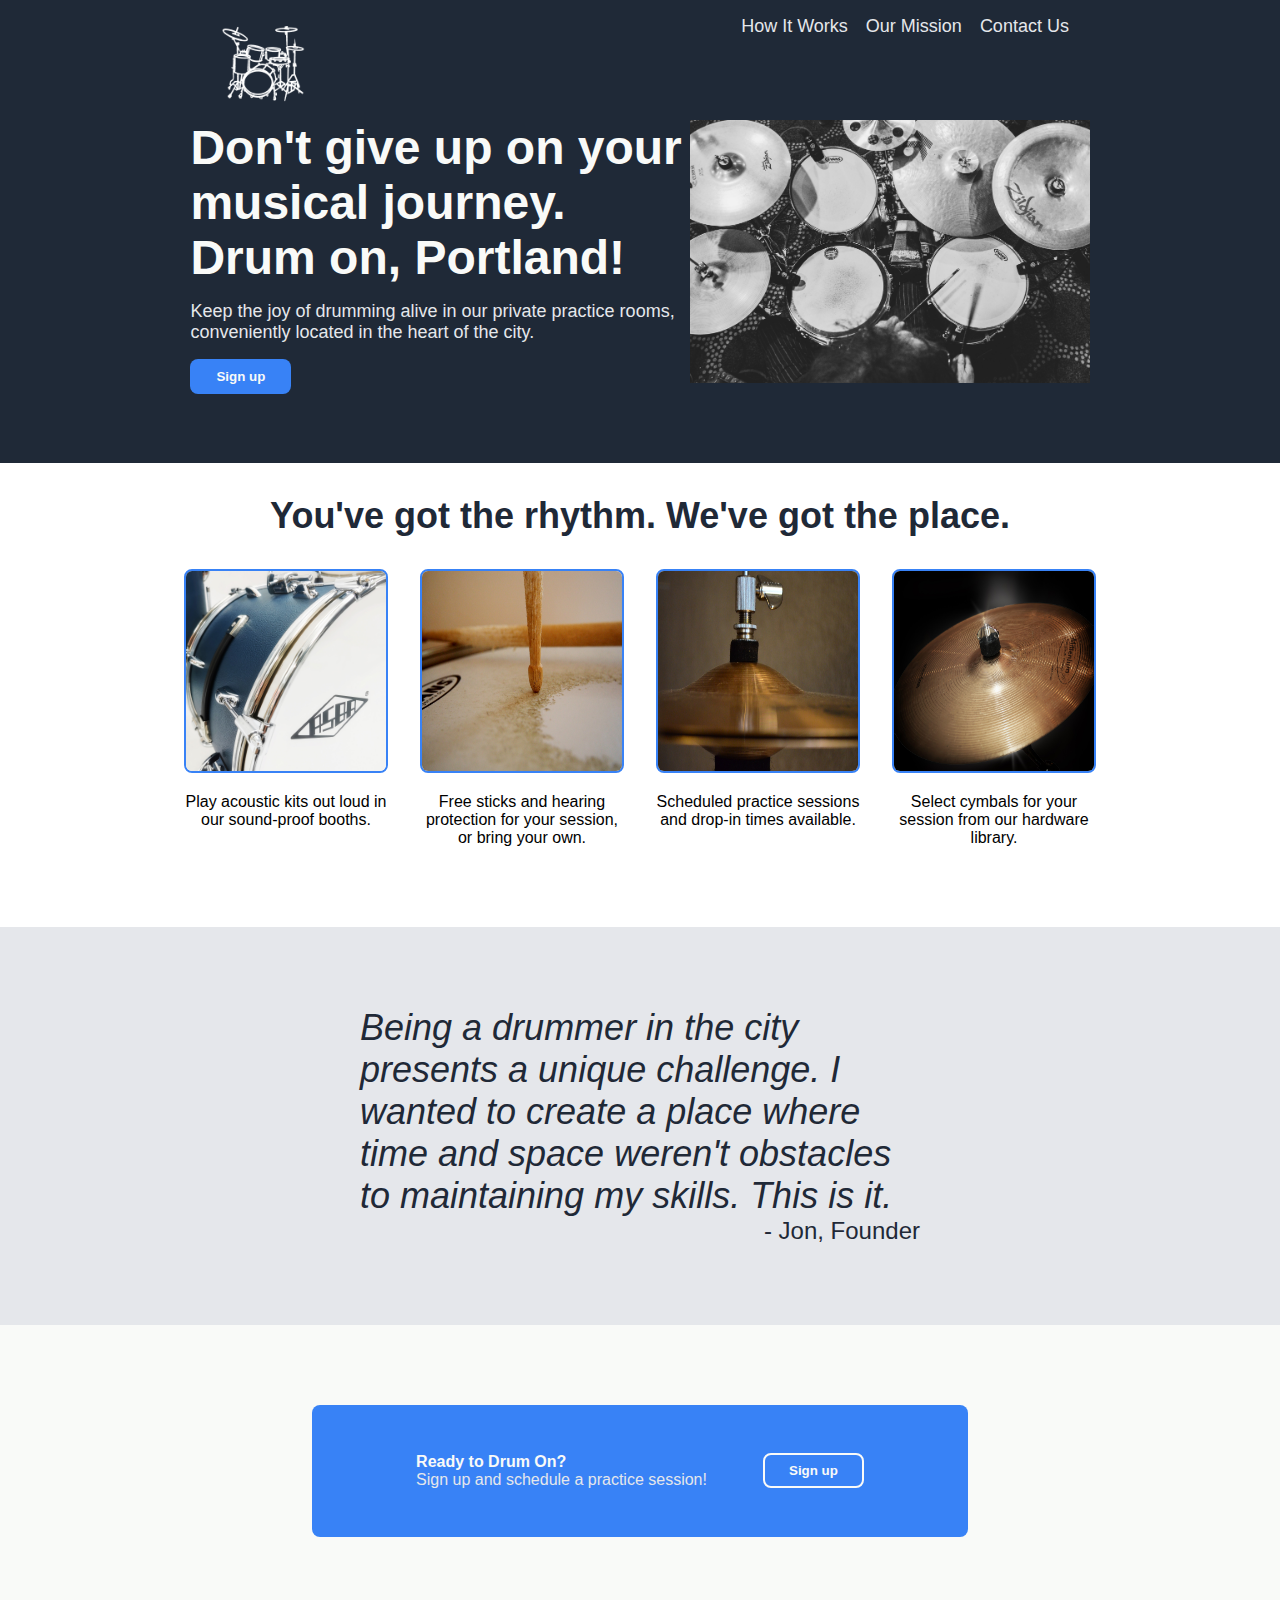
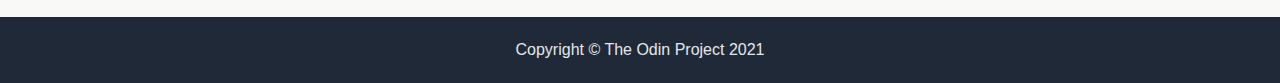
<file: index.html>
<!DOCTYPE html>
<html lang="en">
<head>
    <meta charset="UTF-8">
    <meta http-equiv="X-UA-Compatible" content="IE=edge">
    <meta name="viewport" content="width=device-width, initial-scale=1.0">
    <link rel="stylesheet" href="style.css">
    <title>Drum On PDX</title>
</head>
<body>
    <div class="header">
        <div class="header-top">
            <div class="header-logo">
                <img src="images/drum-logo.png" alt="a sketch of a 5-piece drum kit with hi-hats and two cymbals" width="100px" height="auto">
            </div>
            <div>
                <ul>
                    <li><a href=pages/how-it-works.html>How It Works</a></li>
                    <li><a href=pages/our-mission.html>Our Mission</a></li>
                    <li><a href=pages/contact-us.html>Contact Us</a></li>
                </ul>
            </div>
        </div>
        <div class="header-bottom">
            <div class="header-left">
                <div class="hero-text">Don't give up on your musical journey. Drum on, Portland!</div>
                <div class="header-text">Keep the joy of drumming alive in our private practice rooms, conveniently located in the heart of the city.</div>
                <a href="pages/signup.html"><button type="button" class="header-signup-button">Sign up</button></a>
            </div>
            <div class="header-right">
                <img src="images/drummer.jpg" class="header-image" alt="a drummer playing a 4-piece drum kit with cymbals" width="400px" height="auto">
            </div>
        </div>
    </div>
    <div class="information-section">
        <div class="information-header">You've got the rhythm. We've got the place.</div>
        <div class="information-section-container">
            <div class="image-text-block">
                <img src="images/bass-drum.jpg" class="info-image" alt="a vintage kick drum" width="200px" height="200px">
                <p>Play acoustic kits out loud in our sound-proof booths.</p>
            </div>
            <div class="image-text-block">
                <img src="images/snare-drum.jpg" class="info-image" alt="a drum stick pointing down at the head of a snare drum" width="200px" height="200px">
                <p>Free sticks and hearing protection for your session, or bring your own.</p>
            </div>
            <div class="image-text-block">
                <img src="images/hi-hat.jpg" class="info-image" alt="hi-hat cymbals" width="200px" height="200px">
                <p>Scheduled practice sessions and drop-in times available.</p>
            </div>
            <div class="image-text-block">
                <img src="images/cymbal.jpg" class="info-image" alt="a mounted crash cymbal" width="200px" height="200px">
                <p>Select cymbals for your session from our hardware library.</p>
            </div>
        </div>
    </div>
    <div class="quote-section">
        <div class="quote-container">
            <div class="quote-text">Being a drummer in the city presents a unique challenge. I wanted to create a place where time and space weren't obstacles to maintaining my skills. This is it.</div>
            <div class="quote-attribution">- Jon, Founder</div>
        </div>
    </div>
    <div class="call-to-action-section">
        <div class="call-to-action-box">
            <div class="call-to-action-left">
                <div class="call-to-action-title">Ready to Drum On?</div>
                <div class="call-to-action-text">Sign up and schedule a practice session!</div>
            </div>
            <div class="call-to-action-right">
                <a href="pages/signup.html"><button class="call-to-action-button">Sign up</button></a>
            </div>
        </div>
    </div>
    <div class="footer">Copyright &copy; The Odin Project 2021</div>
</body>
</html>
</file>
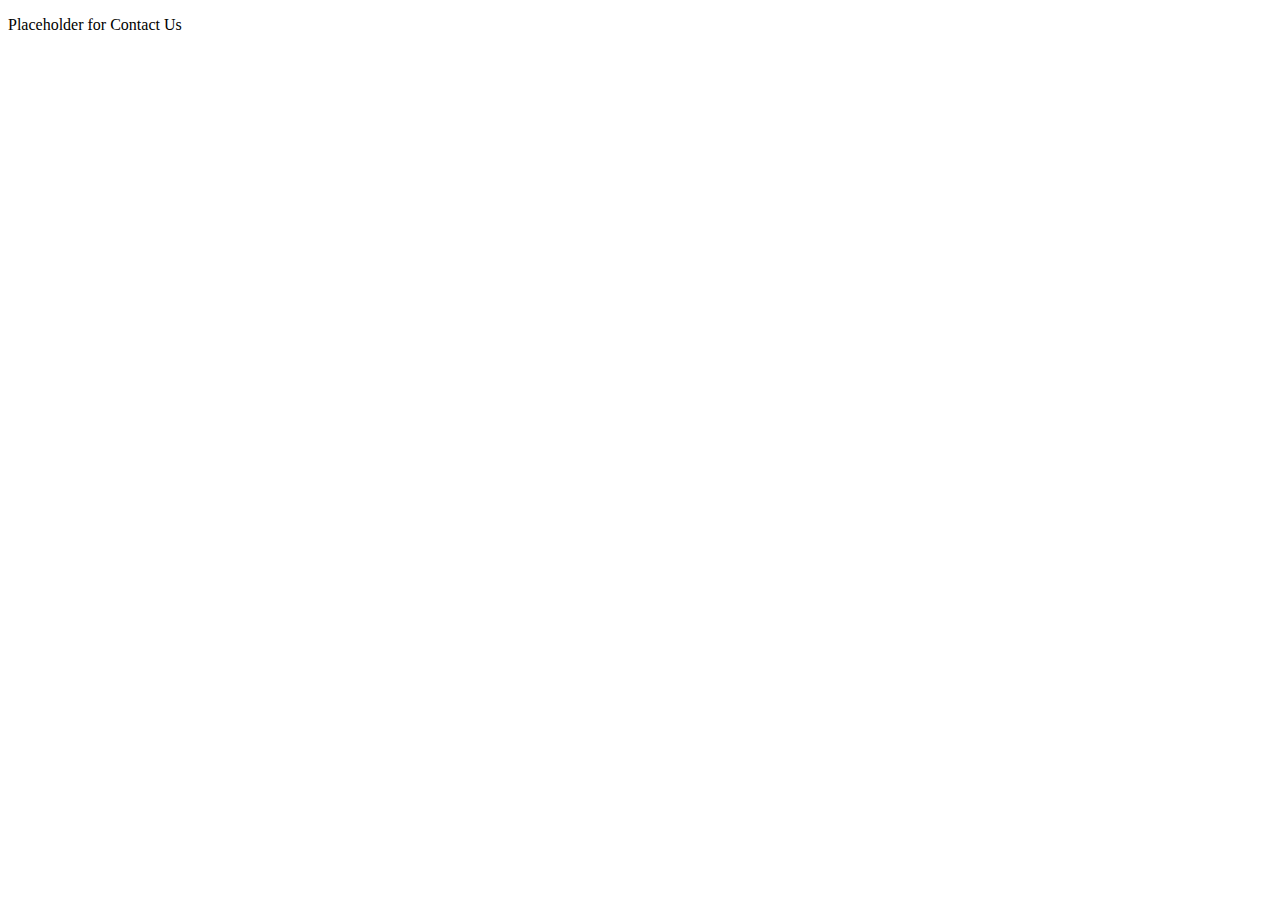
<file: pages/contact-us.html>
<!DOCTYPE html>
<html lang="en">
<head>
    <meta charset="UTF-8">
    <meta http-equiv="X-UA-Compatible" content="IE=edge">
    <meta name="viewport" content="width=device-width, initial-scale=1.0">
    <title>Contact Us</title>
</head>
<body>
    <p>Placeholder for Contact Us</p>
</body>
</html>
</file>
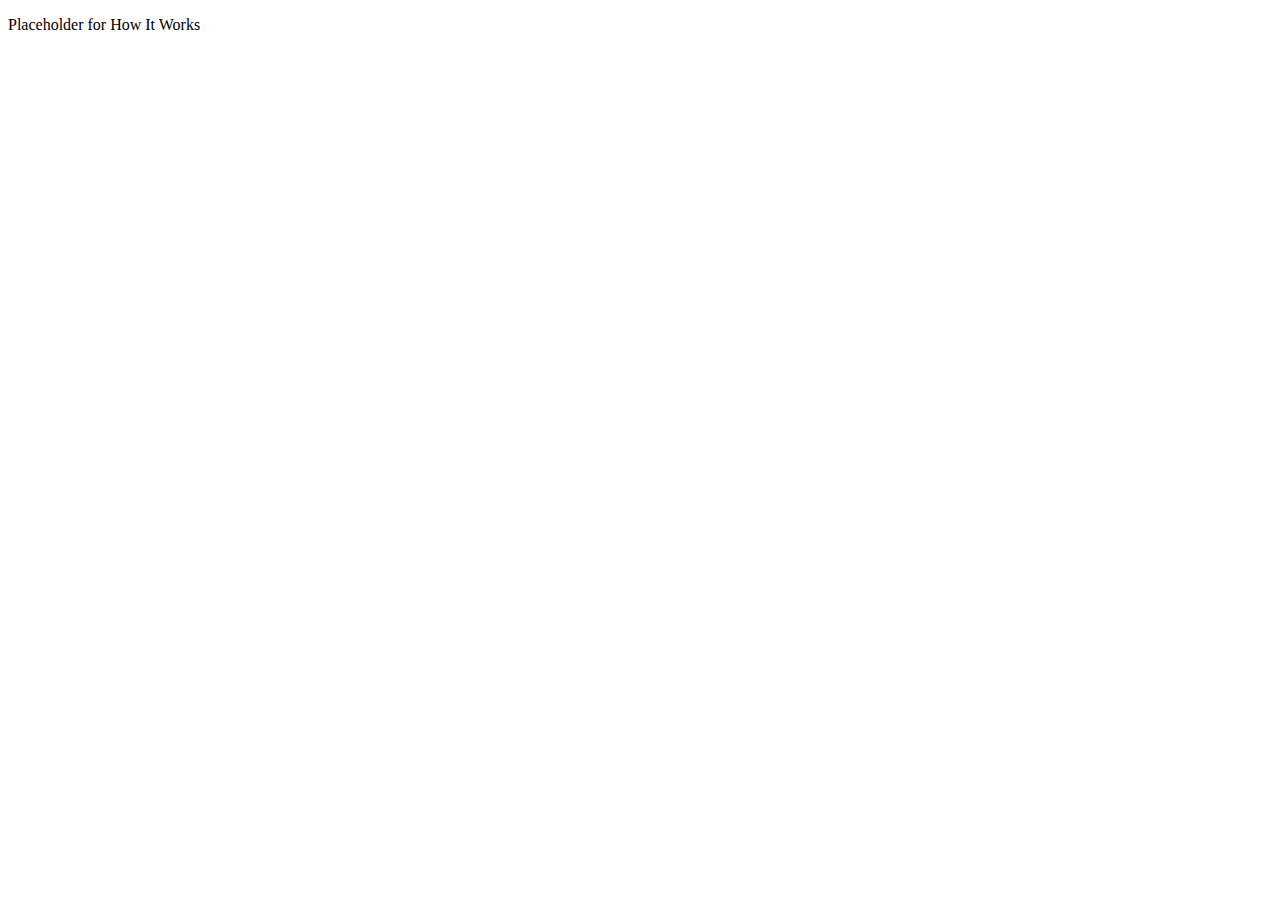
<file: pages/how-it-works.html>
<!DOCTYPE html>
<html lang="en">
<head>
    <meta charset="UTF-8">
    <meta http-equiv="X-UA-Compatible" content="IE=edge">
    <meta name="viewport" content="width=device-width, initial-scale=1.0">
    <title>How It Works</title>
</head>
<body>
    <p>Placeholder for How It Works</p>
</body>
</html>
</file>
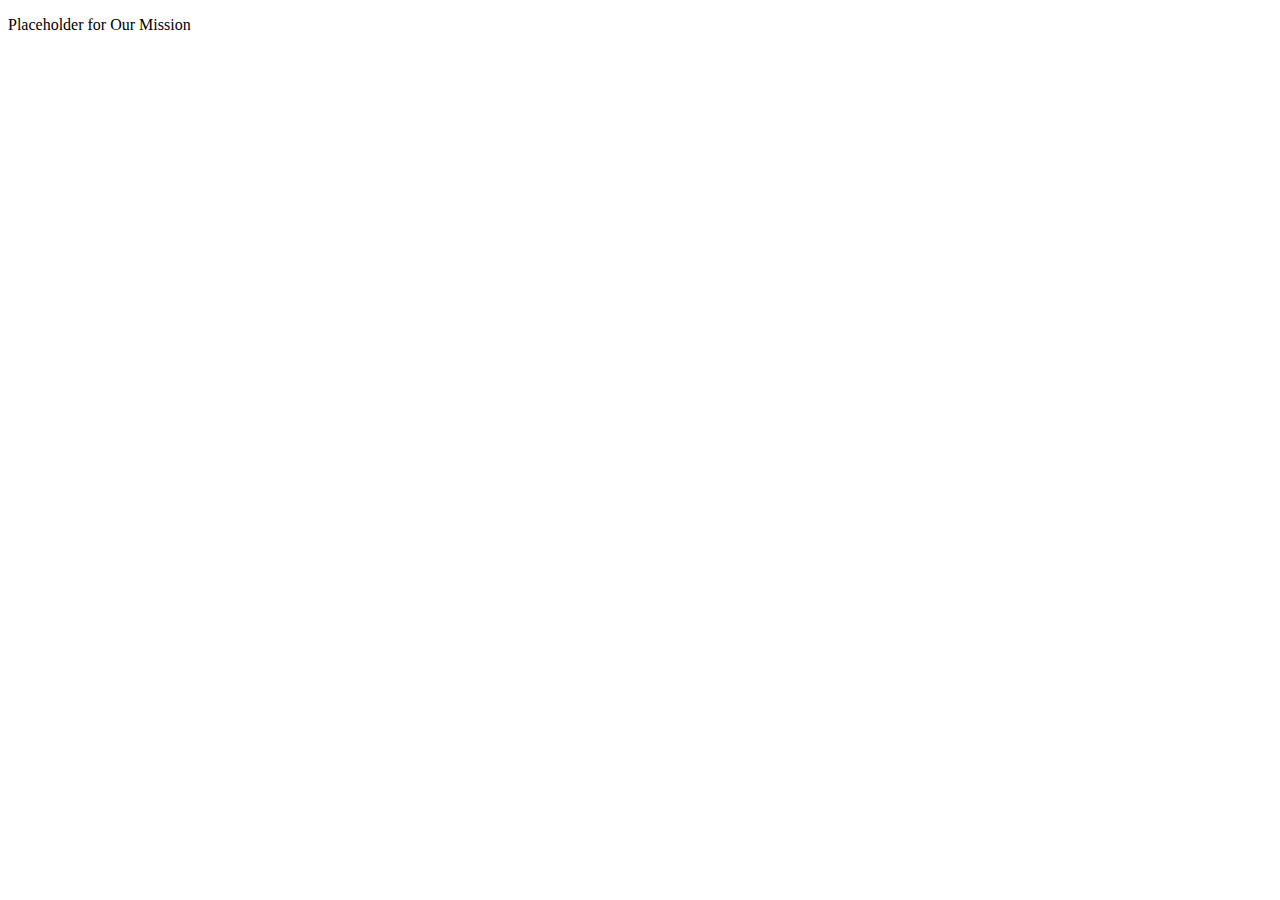
<file: pages/our-mission.html>
<!DOCTYPE html>
<html lang="en">
<head>
    <meta charset="UTF-8">
    <meta http-equiv="X-UA-Compatible" content="IE=edge">
    <meta name="viewport" content="width=device-width, initial-scale=1.0">
    <title>Our Mission</title>
</head>
<body>
    <p>Placeholder for Our Mission</p>
</body>
</html>
</file>
<file: style.css>
body {
    display: flex;
    flex-direction: column;
    font-family: Arial, Helvetica, sans-serif;
    margin: 0;
}

.header {
    background: #1F2937;
    display: flex;
    flex-direction: column;
    padding: 16px;
}

.header-top {
    display: flex;
    justify-content: space-around;
}

ul {
    list-style: none;
    margin: 0;
    display: flex;
    gap: 18px;
}

a {
    color: #E5E7EB;
    text-decoration: none;
    font-size: 18px;
}

.header-bottom {
    display: flex;
    justify-content: center;
}

.header-left {
    max-width: 40%;
    display: flex;
    flex-direction: column;
    align-items: flex-start;
    gap: 16px;
}

.hero-text {
    color: #F9FAF8;
    font-size: 48px;
    font-weight: 800;
}

.header-text {
    color: #E5E7EB;
    font-size: 18px;
}

.header-signup-button {
    background-color: #3882F6;
    color: #F9FAF8;
    font-weight: bold;
    width:fit-content;
    border-radius: 8px;
    border-color: transparent;
    padding: 8px;
    padding-right: 24px;
    padding-left: 24px;
}

.header-right {
    max-width: 40%;
    display: flex;
    flex-direction: column;
    align-items: flex-end;
}

.header-image {
    margin-bottom: 64px;
}

.information-section {
    display: flex;
    flex-direction: column;
    align-items: center;
    flex: 1;
    padding: 64px;
    padding-top: 32px;
    gap: 32px;
}

.information-header {
    color: #1F2937;
    font-size: 36px;
    font-weight: 800;
}

.information-section-container {
    display: flex;  
    gap: 32px;
}

.image-text-block {
    max-width: min-content;
}

.info-image {
    border: 2px solid #3882F6;
    border-radius: 8px;
}

p {
    text-align: center;
}

.quote-section {
    background: #E5E7EB;
    display: flex;
    flex: 1;
    justify-content: center;
    align-items: center;
    flex-direction: column;
    padding: 80px;
}

.quote-container {
    display: flex;
    flex-direction: column;
    justify-content: center;
    max-width: 50%;
}

.quote-text {
    color: #1F2937;
    font-size: 36px;
    font-weight:300;
    font-style: italic;
    display: flex;
    align-self: center;
}

.quote-attribution {
    color: #1F2937;
    font-size: 24px;
    display: flex;
    align-self: flex-end;
}

.call-to-action-section {
    background-color: #F9FAF8;
    display: flex;
    justify-content: center;
    align-items: center;
    padding: 80px;
}

.call-to-action-box {
    background-color: #3882F6;
    border-radius: 8px;
    display: flex;
    justify-content: space-evenly;
    align-items: center;
    padding: 48px;
    flex: 1;
    max-width: 50%;
}

.call-to-action-title {
    color: #F9FAF8;
    font-weight: bold;
}

.call-to-action-text {
    color: #E5E7EB;
}

.call-to-action-button {
    background-color: #3882F6;
    color: #F9FAF8;
    font-weight: bold;
    width:fit-content;
    border: 2px solid #F9FAF8;
    border-radius: 8px;
    padding: 8px;
    padding-left: 24px;
    padding-right: 24px;
}

.footer {
    display: flex;
    background-color: #1F2937;
    color: #E5E7EB;
    justify-content: center;
    align-items: center;
    padding: 24px;
}
</file>
